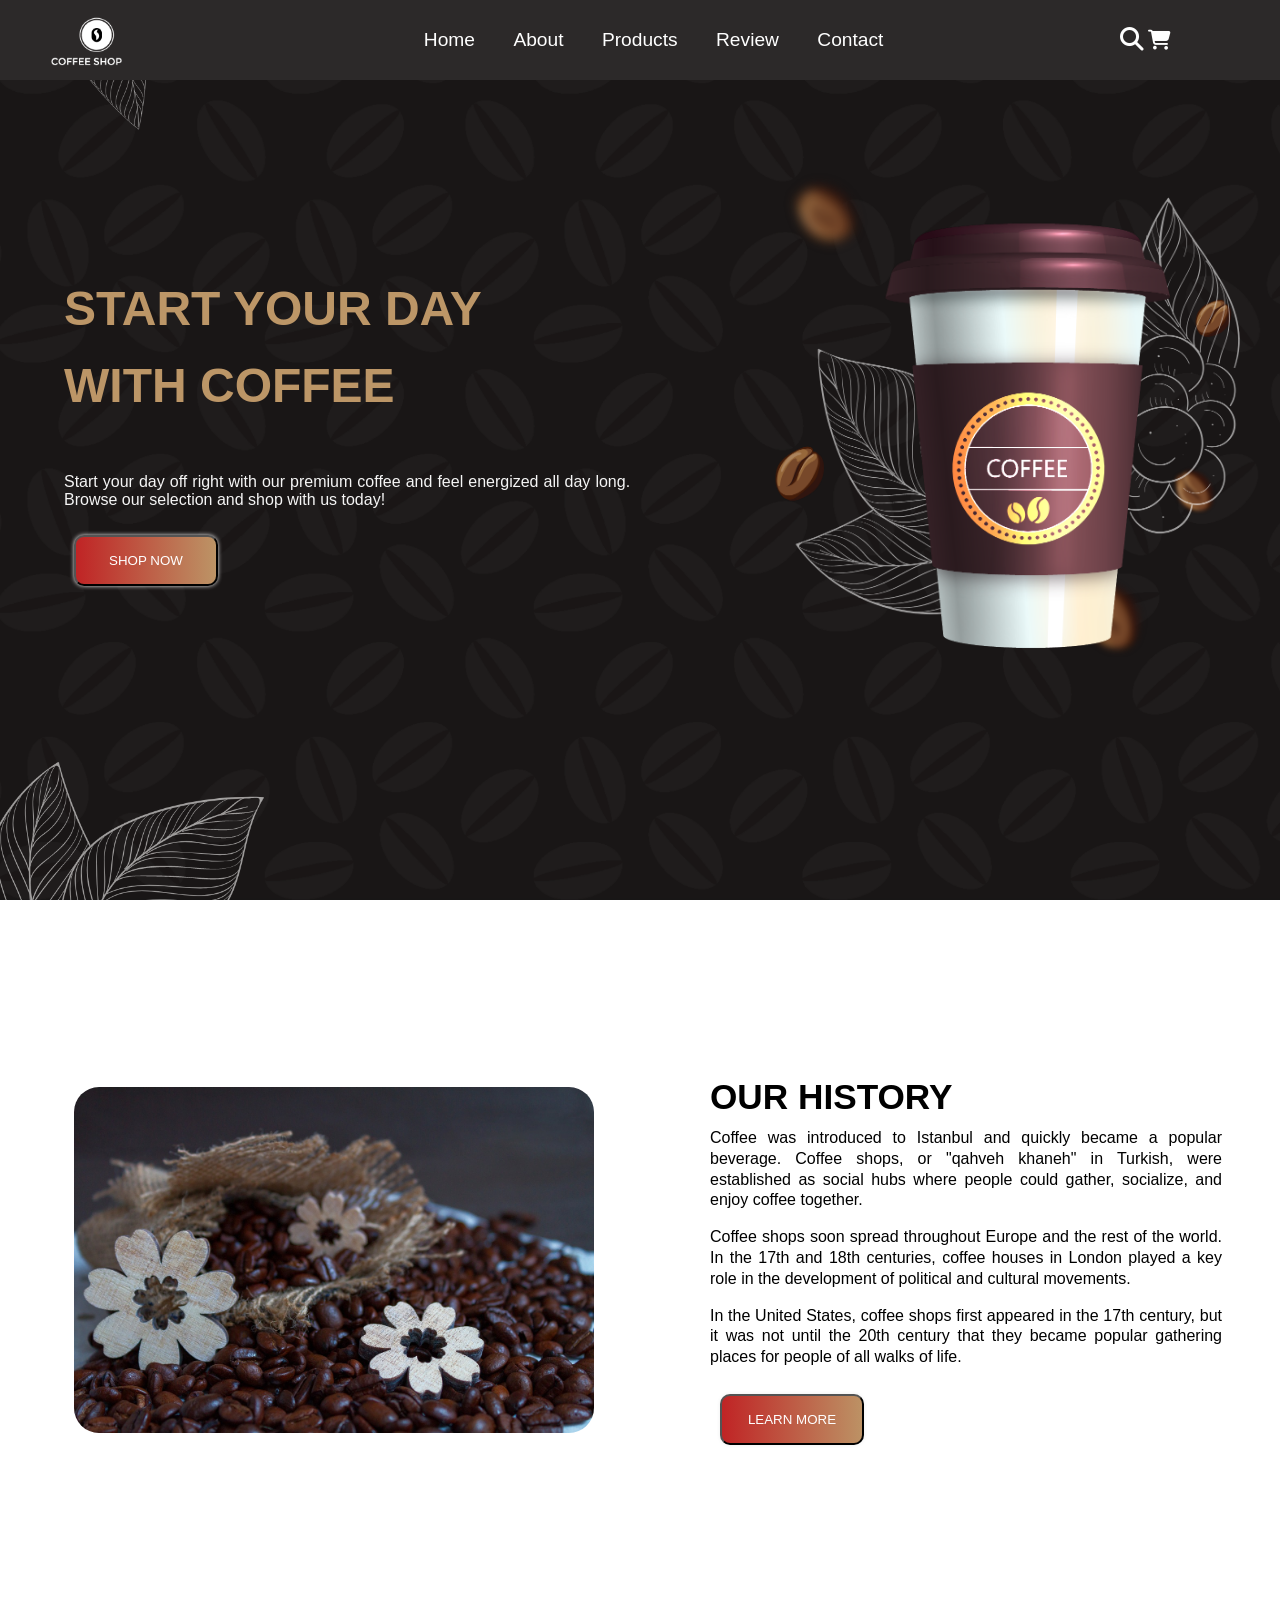
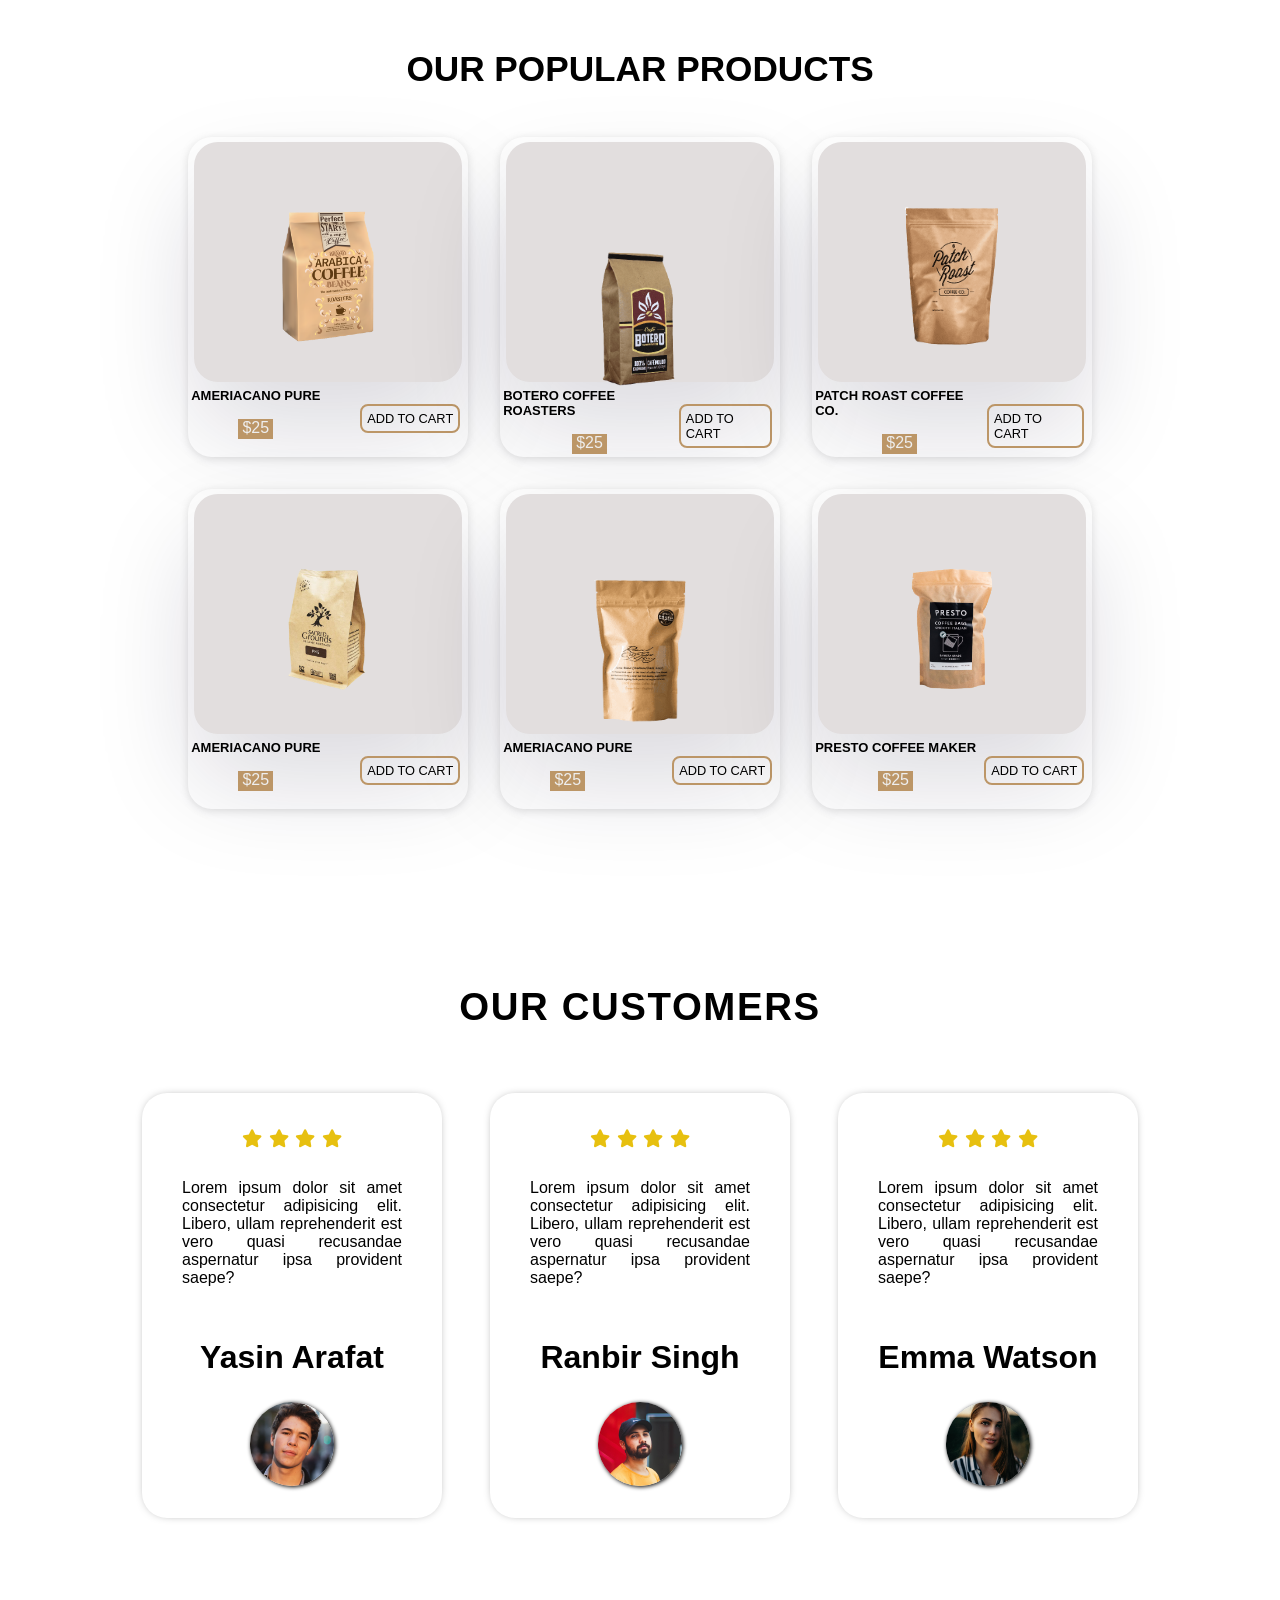
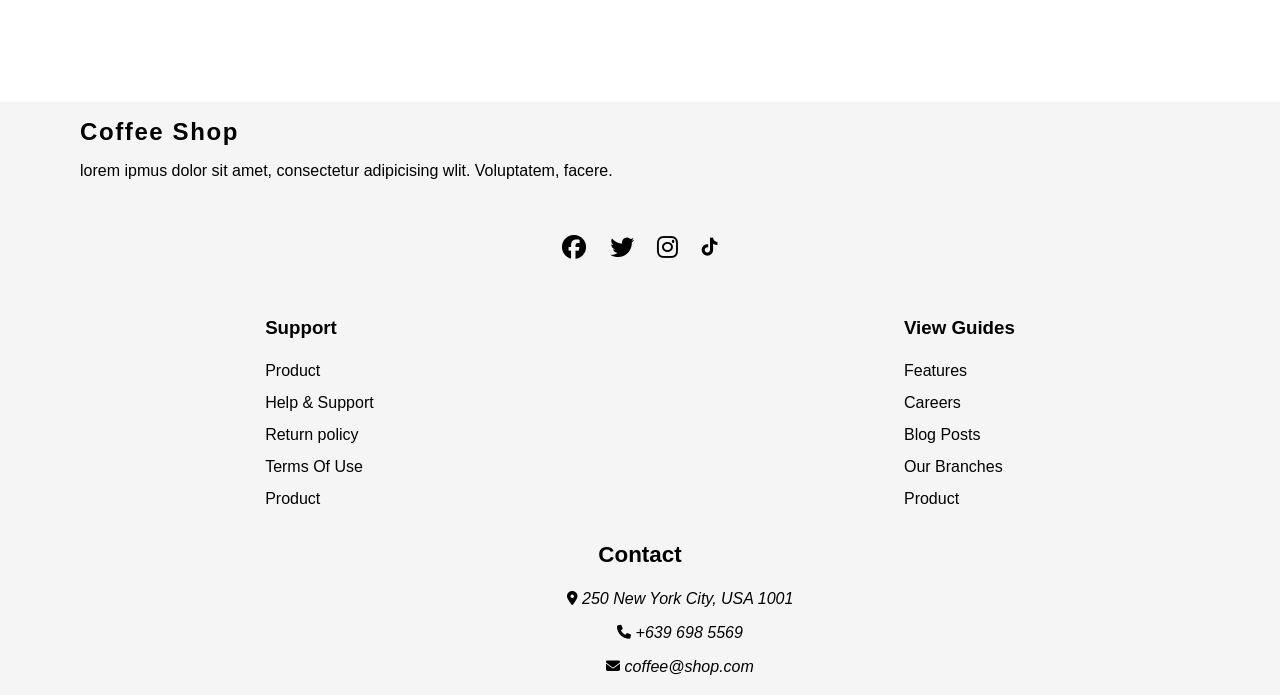
<file: index.html>
<html lang="en">

<head>
    <meta charset="UTF-8">
    <meta http-equiv="X-UA-Compatible" content="IE=edge">
    <meta name="viewport" content="width=device-width, initial-scale=1.0">
    <title>Document</title>
</head>
<link rel="stylesheet" href="/styles.css">
<link rel="stylesheet" href="https://cdnjs.cloudflare.com/ajax/libs/font-awesome/6.3.0/css/all.min.css"
    integrity="sha512-SzlrxWUlpfuzQ+pcUCosxcglQRNAq/DZjVsC0lE40xsADsfeQoEypE+enwcOiGjk/bSuGGKHEyjSoQ1zVisanQ=="
    crossorigin="anonymous" referrerpolicy="no-referrer" />

<body>
    <div class="homepage">
        <header>
            <div class="logo">
                <img src="/img/logo.png" alt="">
            </div>
            <div class="reverse">
                <div class="nav">
                    <input type="checkbox" id="cheak">
                    <label for="cheak"><i class="fa-solid fa-bars fa-xl"></i></label>
                    <ul>
                        <li><a href="#Home">Home</a> </li>
                        <li><a href="#About">About</a></li>
                        <li><a href="#Products">Products</a></li>
                        <li><a href="#Review">Review</a></li>
                        <li><a href="#Contact">Contact</a></li>
                   
                    </ul>
                </div>
                <div class="cart">
                    <input type="checkbox" name="" id="search">
                    <label for="search"><i class="fa-solid fa-magnifying-glass fa-xl"></i> </label>

                    <i class="fa-solid fa-cart-shopping fa-lg"></i>
                </div>
            </div>
        </header>
        <!-- .................home.................... -->
        <div class="introduction"  id="Home">
            <div class="intro">
                <h1>START YOUR DAY <br> WITH COFFEE</h1>
                <p>Start your day off right with our premium coffee and feel energized all day long. Browse our selection and shop with us today!</p>

                <button>Shop now</button>
            </div>
            <div class="mainimg">
                <img src="/img/main.png" width="550px" alt="">
            </div>
        </div>
    </div>


    <!-- ............................About us............................. -->
    <div class="about-us">



        <div class="about-img">
            <img src="/img/about.jpg" width="520px" alt="">
        </div>

        <div class="history" id="About">
            <h1>
                OUR HISTORY
            </h1>
            <p> Coffee was introduced to Istanbul and quickly became a popular beverage. Coffee shops, or "qahveh khaneh" in Turkish, were established as social hubs where people could gather, socialize, and enjoy coffee together.</p>

            <p> Coffee shops soon spread throughout Europe and the rest of the world. In the 17th and 18th centuries, coffee houses in London played a key role in the development of political and cultural movements.</p>

            <p> In the United States, coffee shops first appeared in the 17th century, but it was not until the 20th century that they became popular gathering places for people of all walks of life.</p>

            <button>Learn more</button>
        </div>

    </div>


    <!-- /*...............................products................................. */ -->

    <div class="products">
        <h2>OUR POPULAR PRODUCTS</h2>

        <div class="product-list" id="Products">

            <div class="card">
                <div class="image-section">
                    <img src="/img/p1.png" alt="">
                </div>

                <div class="description-section">
                    <div class="pricing">
                        <span>Ameriacano pure</span>
                        <p> $25 </p>
                    </div>
                    <a href=""> add to cart</a>
                </div>
            </div>




            <!-- ................................2.................................... -->

            <div class="card">
                <div class="image-section">
                    <img src="/img/p2.png" alt="">
                </div>

                <div class="description-section">
                    <div class="pricing">
                        <span>Botero Coffee Roasters </span>
                        <p> $25 </p>
                    </div>
                    <a href=""> add to cart</a>
                </div>
            </div>
              <!-- ................................3.................................... -->
              <div class="card">
                <div class="image-section">
                    <img src="/img/p3.png" alt="">
                </div>

                <div class="description-section">
                    <div class="pricing">
                        <span>Patch Roast Coffee Co.</span>
                        <p> $25 </p>
                    </div>
                    <a href=""> add to cart</a>
                </div>
            </div>
                <!-- ................................4.................................... -->
                <div class="card">
                    <div class="image-section">
                        <img src="/img/p5.png" alt="">
                    </div>
    
                    <div class="description-section">
                        <div class="pricing">
                            <span>Ameriacano pure</span>
                            <p> $25 </p>
                        </div>
                        <a href=""> add to cart</a>
                    </div>
                </div>
                  <!-- ................................5.................................... -->
                  <div class="card">
                    <div class="image-section">
                        <img src="/img/p4.png" alt="">
                    </div>
    
                    <div class="description-section">
                        <div class="pricing">
                            <span>Ameriacano pure</span>
                            <p> $25 </p>
                        </div>
                        <a href=""> add to cart</a>
                    </div>
                </div>
                    <!-- ................................6.................................... -->

                    <div class="card">
                        <div class="image-section">
                            <img src="/img/p6.png" alt="">
                        </div>
        
                        <div class="description-section">
                            <div class="pricing">
                                <span>presto coffee maker</span>
                                <p> $25 </p>
                            </div>
                            <a href=""> add to cart</a>
                        </div>
                    </div>
  <!-- ................................end.................................... -->
        </div>
    </div>





<!-- ...................customer-review.................................... -->

    <div class="customer-section" id="Review">
        <h1>OUR CUSTOMERS</h1>
    
<div class="card-container">



  <div class="customer-card">
    <div class="stars">
        <i class="fa-solid fa-star fa-xs"></i>
        <i class="fa-solid fa-star fa-xs"></i>
        <i class="fa-solid fa-star fa-xs"></i>
        <i class="fa-solid fa-star fa-xs"></i>
    </div>
<p>Lorem ipsum dolor sit amet consectetur adipisicing elit. Libero, ullam reprehenderit est vero quasi recusandae aspernatur ipsa provident saepe?</p>
<h2>yasin arafat</h2>
<div class="circle-image">
<img src="/img/rev1.jpg" alt="">
</div>
  </div>

  <div class="customer-card">
    
    <div class="stars">
        <i class="fa-solid fa-star fa-xs"></i>
        <i class="fa-solid fa-star fa-xs"></i>
        <i class="fa-solid fa-star fa-xs"></i>
        <i class="fa-solid fa-star fa-xs"></i>
    </div>
<p>Lorem ipsum dolor sit amet consectetur adipisicing elit. Libero, ullam reprehenderit est vero quasi recusandae aspernatur ipsa provident saepe?</p>
<h2>ranbir singh</h2>
<div class="circle-image">
<img src="/img/rev2.jpg" alt="">
</div>
  </div>

  <div class="customer-card">
    
    <div class="stars">
        <i class="fa-solid fa-star fa-xs"></i>
        <i class="fa-solid fa-star fa-xs"></i>
        <i class="fa-solid fa-star fa-xs"></i>
        <i class="fa-solid fa-star fa-xs"></i>
    </div>
<p>Lorem ipsum dolor sit amet consectetur adipisicing elit. Libero, ullam reprehenderit est vero quasi recusandae aspernatur ipsa provident saepe?</p>
<h2>emma watson</h2>
<div class="circle-image">
<img src="/img/rev3.jpg" alt="">
</div>
  </div>
</div>
</div>

<footer>
    <h2>
        Coffee Shop
    </h2>
    <p>lorem ipmus dolor sit amet,
        consectetur adipicising wlit. Voluptatem, facere.</p>
    <span>
        <i class="fa-brands fa-facebook fa-xl"></i>
        <i class="fa-brands fa-twitter fa-xl"></i>
        <i class="fa-brands fa-instagram fa-xl"></i>
        <i class="fa-brands fa-tiktok"></i>
    </span>

    <div class="supportandguided">
<div class="keyword">
    <h3>Support</h3>
<li>Product</li>
<li>Help & Support</li>
<li>Return policy</li>
<li>Terms Of Use</li>
<li>Product</li>
</div>

<div class="keyword">
    <h3>View Guides</h3>
<li>Features</li>
<li>Careers</li>
<li>Blog Posts</li>
<li>Our Branches</li>
<li>Product</li>
</div>
</div>

<div class="contact" id="Contact">
    <h3>Contact</h3>
    <address>
       <p><i class="fa-solid fa-location-dot fa-sm"> </i> <span> 250 New York City, USA 1001</span> </p>
       <p> <i class="fa-solid fa-phone fa-sm"></i> <span>+639 698 5569</span> </p> 
         <p> <i class="fa-solid fa-envelope fa-sm"></i> <span>coffee@shop.com </span> </p> 
    </address>
</div>


</footer>
</body>

</html>
</file>
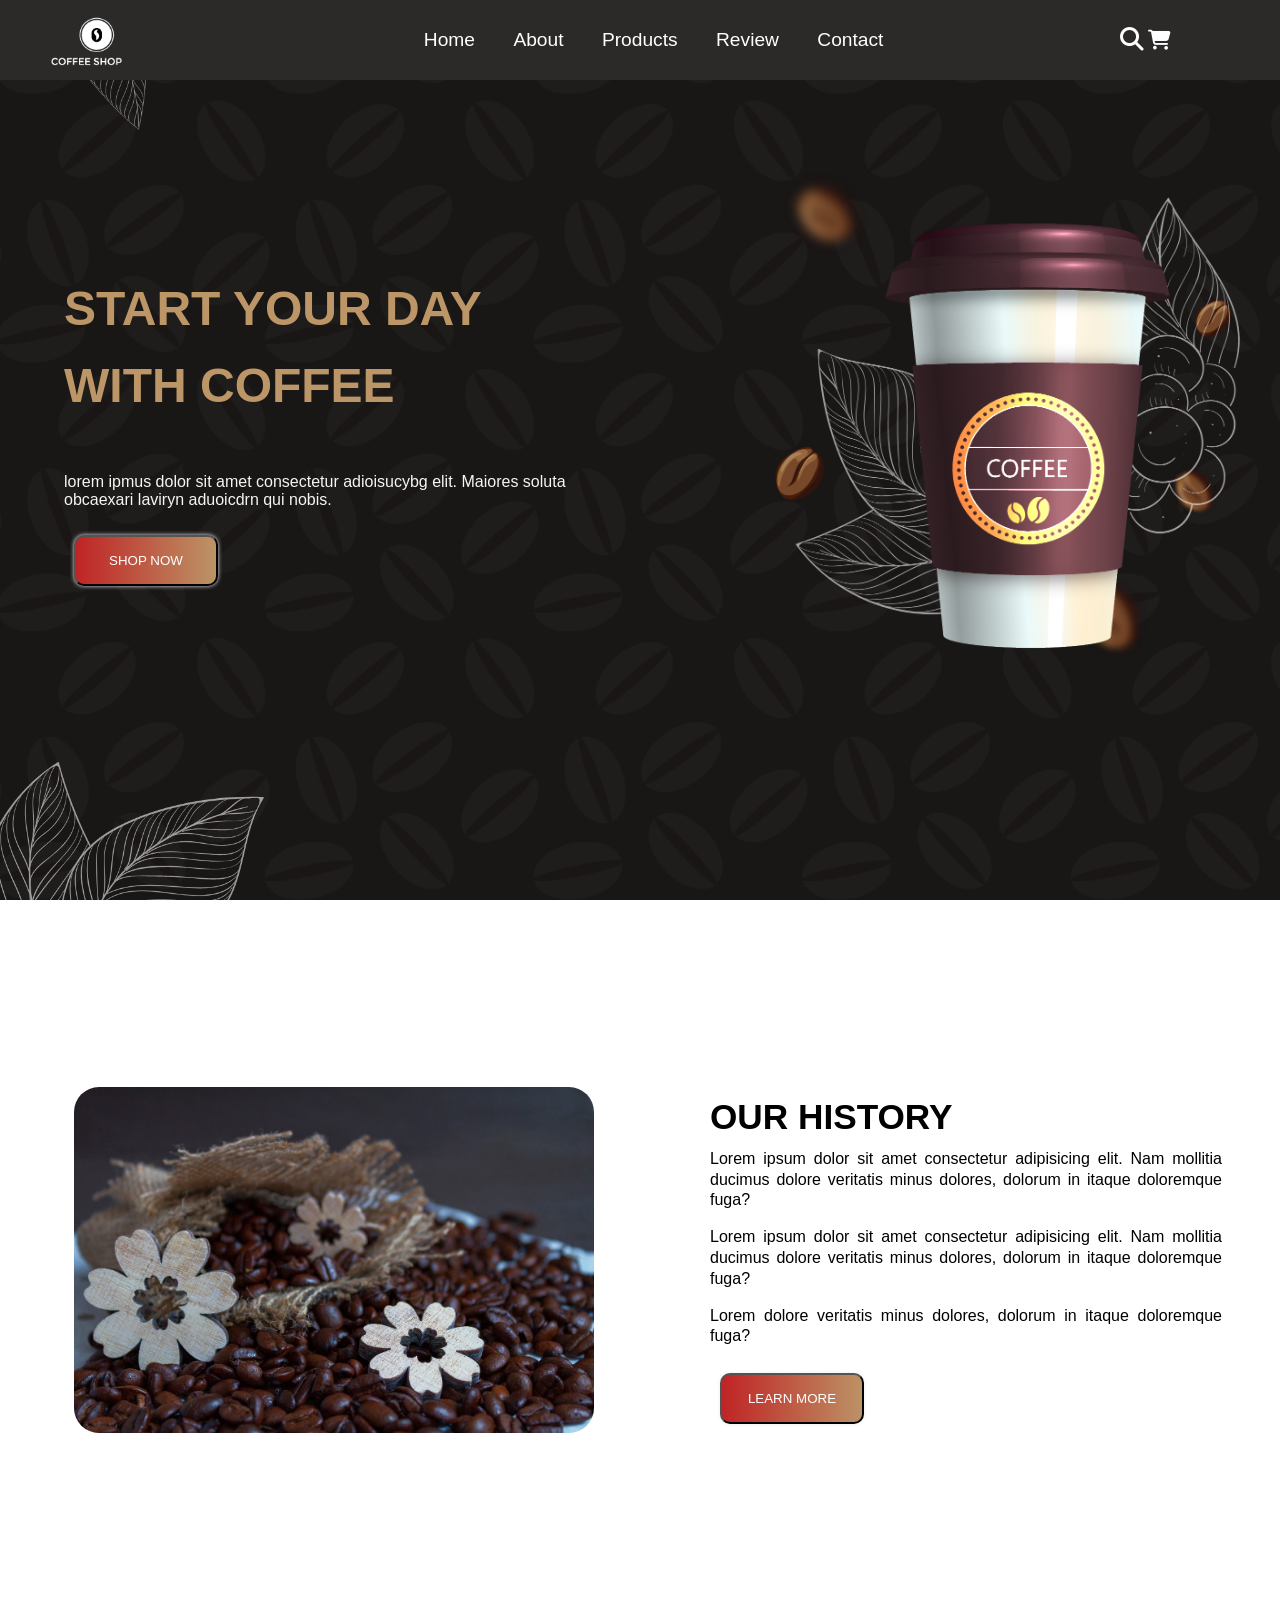
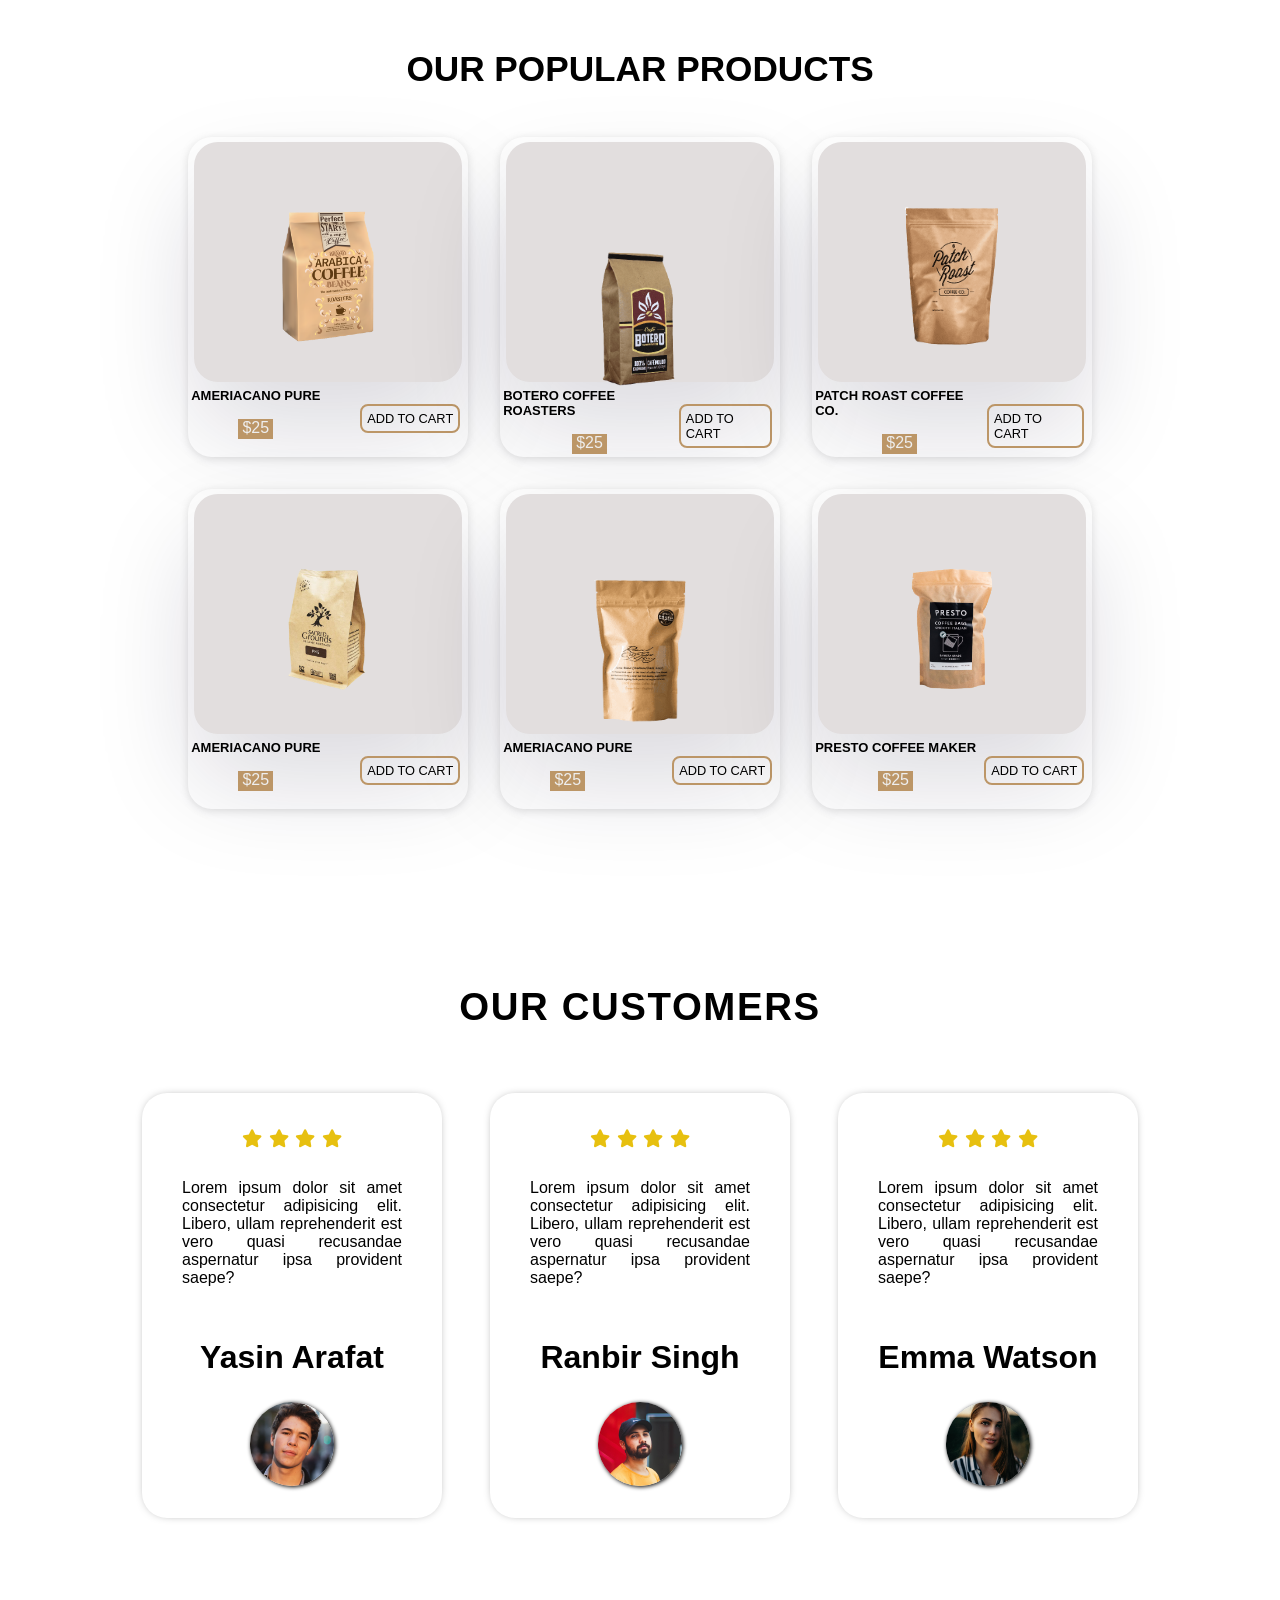
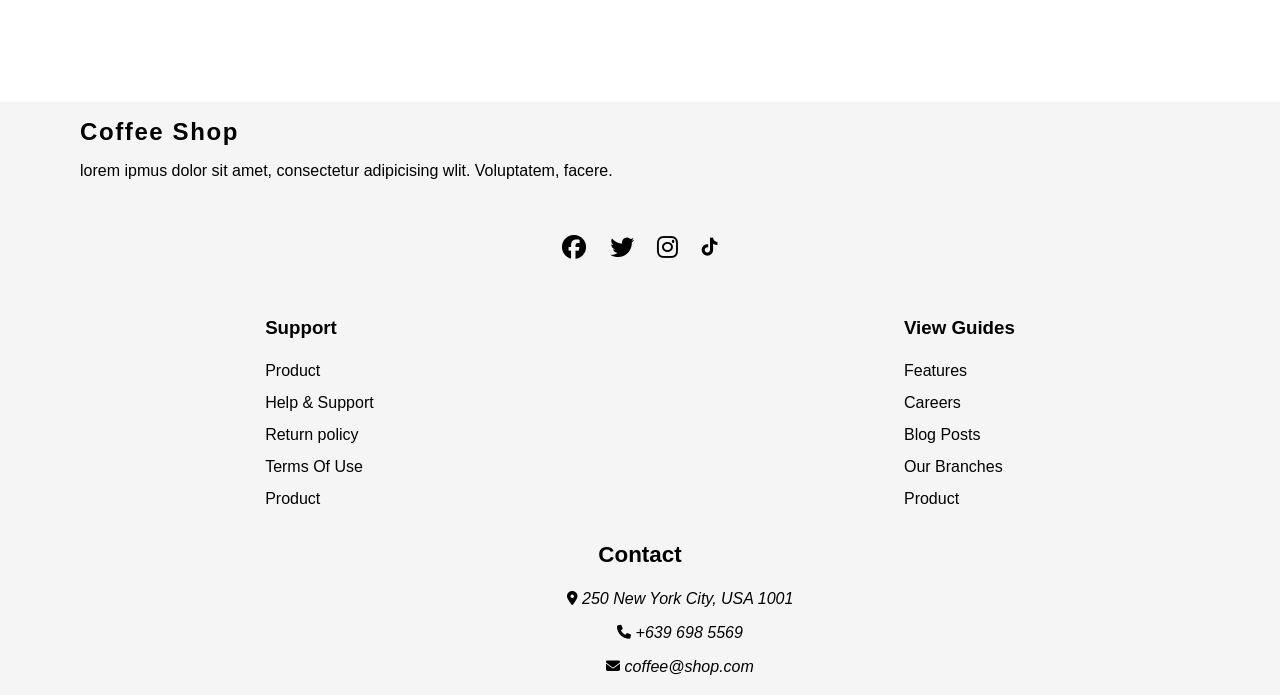
<file: coffee.html>
<html lang="en">

<head>
    <meta charset="UTF-8">
    <meta http-equiv="X-UA-Compatible" content="IE=edge">
    <meta name="viewport" content="width=device-width, initial-scale=1.0">
    <title>Document</title>
</head>
<link rel="stylesheet" href="/coffee.css">
<link rel="stylesheet" href="https://cdnjs.cloudflare.com/ajax/libs/font-awesome/6.3.0/css/all.min.css"
    integrity="sha512-SzlrxWUlpfuzQ+pcUCosxcglQRNAq/DZjVsC0lE40xsADsfeQoEypE+enwcOiGjk/bSuGGKHEyjSoQ1zVisanQ=="
    crossorigin="anonymous" referrerpolicy="no-referrer" />

<body>
    <div class="homepage">
        <header>
            <div class="logo">
                <img src="/img/logo.png" alt="">
            </div>
            <div class="reverse">
                <div class="nav">
                    <input type="checkbox" id="cheak">
                    <label for="cheak"><i class="fa-solid fa-bars fa-xl"></i></label>
                    <ul>
                        <li><a href="#Home">Home</a> </li>
                        <li><a href="#About">About</a></li>
                        <li><a href="#Products">Products</a></li>
                        <li><a href="#Review">Review</a></li>
                        <li><a href="#Contact">Contact</a></li>
                   
                    </ul>
                </div>
                <div class="cart">
                    <input type="checkbox" name="" id="search">
                    <label for="search"><i class="fa-solid fa-magnifying-glass fa-xl"></i> </label>

                    <i class="fa-solid fa-cart-shopping fa-lg"></i>
                </div>
            </div>
        </header>
        <!-- .................home.................... -->
        <div class="introduction"  id="Home">
            <div class="intro">
                <h1>START YOUR DAY <br> WITH COFFEE</h1>
                <p>lorem ipmus dolor sit amet consectetur adioisucybg elit. Maiores soluta obcaexari laviryn aduoicdrn
                    qui nobis.</p>

                <button>Shop now</button>
            </div>
            <div class="mainimg">
                <img src="/img/main.png" width="550px" alt="">
            </div>
        </div>
    </div>


    <!-- ............................About us............................. -->
    <div class="about-us">



        <div class="about-img">
            <img src="/img/about.jpg" width="520px" alt="">
        </div>

        <div class="history" id="About">
            <h1>
                OUR HISTORY
            </h1>
            <p> Lorem ipsum dolor sit amet consectetur adipisicing elit. Nam mollitia ducimus dolore veritatis minus
                dolores, dolorum in itaque doloremque fuga?</p>

            <p> Lorem ipsum dolor sit amet consectetur adipisicing elit. Nam mollitia ducimus dolore veritatis minus
                dolores, dolorum in itaque doloremque fuga?</p>

            <p> Lorem dolore veritatis minus dolores, dolorum in itaque doloremque fuga?</p>

            <button>Learn more</button>
        </div>

    </div>


    <!-- /*...............................products................................. */ -->

    <div class="products">
        <h2>OUR POPULAR PRODUCTS</h2>

        <div class="product-list" id="Products">

            <div class="card">
                <div class="image-section">
                    <img src="/img/p1.png" alt="">
                </div>

                <div class="description-section">
                    <div class="pricing">
                        <span>Ameriacano pure</span>
                        <p> $25 </p>
                    </div>
                    <a href=""> add to cart</a>
                </div>
            </div>




            <!-- ................................2.................................... -->

            <div class="card">
                <div class="image-section">
                    <img src="/img/p2.png" alt="">
                </div>

                <div class="description-section">
                    <div class="pricing">
                        <span>Botero Coffee Roasters </span>
                        <p> $25 </p>
                    </div>
                    <a href=""> add to cart</a>
                </div>
            </div>
              <!-- ................................3.................................... -->
              <div class="card">
                <div class="image-section">
                    <img src="/img/p3.png" alt="">
                </div>

                <div class="description-section">
                    <div class="pricing">
                        <span>Patch Roast Coffee Co.</span>
                        <p> $25 </p>
                    </div>
                    <a href=""> add to cart</a>
                </div>
            </div>
                <!-- ................................4.................................... -->
                <div class="card">
                    <div class="image-section">
                        <img src="/img/p5.png" alt="">
                    </div>
    
                    <div class="description-section">
                        <div class="pricing">
                            <span>Ameriacano pure</span>
                            <p> $25 </p>
                        </div>
                        <a href=""> add to cart</a>
                    </div>
                </div>
                  <!-- ................................5.................................... -->
                  <div class="card">
                    <div class="image-section">
                        <img src="/img/p4.png" alt="">
                    </div>
    
                    <div class="description-section">
                        <div class="pricing">
                            <span>Ameriacano pure</span>
                            <p> $25 </p>
                        </div>
                        <a href=""> add to cart</a>
                    </div>
                </div>
                    <!-- ................................6.................................... -->

                    <div class="card">
                        <div class="image-section">
                            <img src="/img/p6.png" alt="">
                        </div>
        
                        <div class="description-section">
                            <div class="pricing">
                                <span>presto coffee maker</span>
                                <p> $25 </p>
                            </div>
                            <a href=""> add to cart</a>
                        </div>
                    </div>
  <!-- ................................end.................................... -->
        </div>
    </div>





<!-- ...................customer-review.................................... -->

    <div class="customer-section" id="Review">
        <h1>OUR CUSTOMERS</h1>
    
<div class="card-container">



  <div class="customer-card">
    <div class="stars">
        <i class="fa-solid fa-star fa-xs"></i>
        <i class="fa-solid fa-star fa-xs"></i>
        <i class="fa-solid fa-star fa-xs"></i>
        <i class="fa-solid fa-star fa-xs"></i>
    </div>
<p>Lorem ipsum dolor sit amet consectetur adipisicing elit. Libero, ullam reprehenderit est vero quasi recusandae aspernatur ipsa provident saepe?</p>
<h2>yasin arafat</h2>
<div class="circle-image">
<img src="/img/rev1.jpg" alt="">
</div>
  </div>

  <div class="customer-card">
    
    <div class="stars">
        <i class="fa-solid fa-star fa-xs"></i>
        <i class="fa-solid fa-star fa-xs"></i>
        <i class="fa-solid fa-star fa-xs"></i>
        <i class="fa-solid fa-star fa-xs"></i>
    </div>
<p>Lorem ipsum dolor sit amet consectetur adipisicing elit. Libero, ullam reprehenderit est vero quasi recusandae aspernatur ipsa provident saepe?</p>
<h2>ranbir singh</h2>
<div class="circle-image">
<img src="/img/rev2.jpg" alt="">
</div>
  </div>

  <div class="customer-card">
    
    <div class="stars">
        <i class="fa-solid fa-star fa-xs"></i>
        <i class="fa-solid fa-star fa-xs"></i>
        <i class="fa-solid fa-star fa-xs"></i>
        <i class="fa-solid fa-star fa-xs"></i>
    </div>
<p>Lorem ipsum dolor sit amet consectetur adipisicing elit. Libero, ullam reprehenderit est vero quasi recusandae aspernatur ipsa provident saepe?</p>
<h2>emma watson</h2>
<div class="circle-image">
<img src="/img/rev3.jpg" alt="">
</div>
  </div>
</div>
</div>

<footer>
    <h2>
        Coffee Shop
    </h2>
    <p>lorem ipmus dolor sit amet,
        consectetur adipicising wlit. Voluptatem, facere.</p>
    <span>
        <i class="fa-brands fa-facebook fa-xl"></i>
        <i class="fa-brands fa-twitter fa-xl"></i>
        <i class="fa-brands fa-instagram fa-xl"></i>
        <i class="fa-brands fa-tiktok"></i>
    </span>

    <div class="supportandguided">
<div class="keyword">
    <h3>Support</h3>
<li>Product</li>
<li>Help & Support</li>
<li>Return policy</li>
<li>Terms Of Use</li>
<li>Product</li>
</div>

<div class="keyword">
    <h3>View Guides</h3>
<li>Features</li>
<li>Careers</li>
<li>Blog Posts</li>
<li>Our Branches</li>
<li>Product</li>
</div>
</div>

<div class="contact" id="Contact">
    <h3>Contact</h3>
    <address>
       <p><i class="fa-solid fa-location-dot fa-sm"> </i> <span> 250 New York City, USA 1001</span> </p>
       <p> <i class="fa-solid fa-phone fa-sm"></i> <span>+639 698 5569</span> </p> 
         <p> <i class="fa-solid fa-envelope fa-sm"></i> <span>coffee@shop.com </span> </p> 
    </address>
</div>


</footer>
</body>

</html>
</file>
<file: styles.css>
@import url("https://fonts.googleapis.com/css2?family=Raleway:ital,wght@1,200&family=Roboto:ital,wght@0,300;0,400;0,500;1,100;1,300&display=swap");

:root {
  --main: #bc9667;
}

body {
  padding: 0;
  margin: 0;
  box-sizing: border-box;
  font-family: "poppins", sans-serif;
}
header {
  display: flex;
  flex: row;
  justify-content: space-between;
  height: 5rem;
  background-color: rgb(44, 41, 41);
  color: white;
  align-items: center;
}
.logo img {
  width: 4.4rem;
  margin-left: 3.2rem;

  cursor: pointer;
}
.reverse {
  display: flex;
  justify-content: space-around;
  align-items: center;
  width: 80%;
}

.cart i {
  cursor: pointer;
  position: relative;
}

.nav ul {
  display: flex;

}
.nav ul li {
  list-style: none;
  padding: 1.2rem;
  transition: 1s;
}
.nav ul li a {
  font-size: 1.2rem;
  color: white;
  text-decoration: none;
  cursor: pointer;
}

.nav ul li a:hover {
  color: rgb(85, 56, 23);
  transition: 0.5s;
}
.cart i:hover {
  color: rgb(199, 190, 173);
}
.cart #search {
  display: none;
}
.nav input {
  display: none;
}
.nav label {
  font-size: large;
  margin: 1rem;
  cursor: pointer;
  float: inline-end;
}
@media only screen and (max-width: 1200px) {
  .nav ul li {
    font-size: 0.9rem;
    padding: 0.8rem;
  }
}

@media only screen and (max-width: 900px) {
    header {
        position: fixed;
        width: 100%;
    }
  .logo {
    margin-left: 0.2rem;
  }
  .reverse {
    justify-content: space-between;
    flex-direction: row-reverse;
    width: 50%;
  }
  .nav ul {
    margin-top: 2rem;
    display: block;
    height: 80vh;
    width: 100%;
    position: fixed;
    background-color: rgb(44, 41, 41);
    left: 100%;
    transition: 0.4s;
  }
  .nav ul li {
    margin-top: 0.5rem;
    padding: 2.3rem;
    text-align: center;
    font-size: 1.6rem;
  }
  .nav ul li:hover {
    font-size: 1.9rem;
  }

  .nav label i {
    width: 3rem;
    font-size: 2.5rem;
  }
  #cheak:checked ~ ul {
    left: 0;
    transition: 0.4s;
  }

  #cheak:checked ~ label i:before {
    content: "\f00d";
  }

  .cart {
    margin-right: 1.5rem;
  }
}
@media only screen and (min-width: 900px) {
  .nav label {
    display: none;
  }
}

/* .....................home...................... */

.homepage {
  background-image: url(/img/bg.png);
  background-repeat: no-repeat;
  background-size: cover;
  object-fit: contain;
  width: 100%;
  height: 100vh;
}
@media only screen and (max-width: 750px) {
    .homepage {
        height: 94vh;
    }
}
.introduction {
  display: flex;
  justify-content: space-evenly;
  width: 100%;
  height: 75vh;
align-items: center;
}
.intro {
  display: flex;
  flex-direction: column;
  justify-content: center;
  margin-left: 4rem;

}
.intro h1 {
  color: #bc9667;
  font-size: 3rem;
  line-height: 4.8rem;
}
@media  only screen and (max-width: 1026px) and (min-width: 945px) {

  .intro h1 {
    text-align: center;
    line-height: 4.2rem;
    font-size: 2.7rem;


  }
}
.intro p {
  color: whitesmoke;
  width: 85%;
  text-align: justify;
}
.intro button {
  background-image: linear-gradient(
    to right,
    #c02425 0%,
    #bc9667 51%,
    #c02425 100%
  );
  width: 9rem;
  margin: 10px;
  padding: 16px 2px;
  text-align: center;
  text-transform: uppercase;
  transition: 0.5s;
  background-size: 200%  auto;
  color: white;
  box-shadow: 0 0 4px #eee;
  border-radius: 10px;
  cursor: pointer;
}

.intro button:hover {
  background-position: right center; 
  color: #fff;
  text-decoration: none;
}

.mainimg img{
object-fit: contain;
    justify-content: center;
}

@media only screen and (max-width: 900px) {


.introduction{

height: 98vh;

} 

    .intro h1 {
        font-size: 2.5rem;
        line-height: 3.2rem;
    }
    .mainimg img{
        width: 450px;
        }
    
}
@media only screen and (max-width: 750px) {

    .introduction {
        display: flex;
        flex-direction: column-reverse;
        width: 100%;
        height: 88vh;
        align-items: center;
      }
      .intro {
        align-items: center;
      }
      .mainimg img{
        width: 400px;
        margin-top: 2rem;
        }
}

/* ...........................about,,,,,,,,,,,,,,,,,,,,,,,,,,, */

.about-us {
    display: flex;
    align-items: center;
    width: 100%;
    height: 80vh;
    gap: 1rem;
    justify-content: space-around;
}
.about-img {
   margin: 0 3rem;
}
.about-img img{
border-radius: 25px;
object-fit: contain;
}

.history {
    line-height: 1rem;
    flex-basis: 40%;
    margin-right: 2rem;

}
.history h1 {
 font-weight: bold;
 font-size: 2.2rem;
 flex-wrap: wrap;
}
.history p {
    line-height: 1.3rem;
    text-align: justify;
}
.history button {
    background-image: linear-gradient(
        to right,
        #c02425 0%,
        var(--main) 52%,
        #c02425 100%
      );
      width: 9rem;
      margin: 10px;
      padding: 16px 2px;
      text-align: center;
      text-transform: uppercase;
      transition: 0.5s;
      background-size: 200%  auto;
      color: white;
      box-shadow: 0 0 4px #eee;
      border-radius: 10px;
}

.history button:hover {
    background-position: right center; 
    color: #fff;
    text-decoration: none;
}
@media only screen and (max-width: 900px) {
    .about-us{
        flex-direction: column;
        justify-content: space-evenly;
        height: fit-content;
    }
.about-img {
  margin-top: 4.2rem;
}
    .history {
        margin: 0 5rem;
        margin-bottom: 8rem;
    }
}
@media only screen and (max-width: 600px) {
.history {
    margin-top: 4.5rem;
    padding: 1rem;
}
.about-img {
    margin-top: 8rem;
}
.about-img img {
    width: 410px;
}
}
@media only screen and (max-width: 500px) {
  .about-img img {
    width: 350px;
}
}

/* ...............................products................................. */
.products {
  width: 100%;
  display: flex;
  flex-direction: column;
  margin-bottom: 5rem;
}
.products h2 {
    text-align: center;
    margin-bottom: 2rem;
    font-weight: 700;
    font-size: 2.2rem;
}

.product-list {
  display: flex;
  flex-wrap: wrap;
  width: 82%;
  align-self: center;
  justify-content: center;
}



@media only screen and (min-width: 1650px) {
  .product-list {
    width: 78%;
    gap: 5rem;
  }
  .card {
    margin: 3rem;
  }
}

.card {
  display: flex;
  flex-direction: column;
  box-sizing: border-box;
  width: 280px;
  height: 320px;
  box-shadow: rgba(99, 99, 99, 0.2) 0px 2px 8px 0px;
  margin: 1rem;
  border-radius: 1.5rem;
}

.card:hover {
  box-shadow: rgba(50, 50, 93, 0.25) 0px 50px 100px -20px, rgba(0, 0, 0, 0.3) 0px 30px 60px -30px;
  transition: all 0.7s;
}

.image-section {
  align-self: center;
  height: 240px;
  width: 96%;
  margin-top: 0.3rem;
  border-radius: 1.5rem;
  box-shadow: rgba(17, 12, 46, 0.15) 0px 48px 100px 0px;
background-color: #e2dede;
}
.image-section img {
  width: 100%;
  box-sizing: border-box;
  padding: 4rem;
}

.description-section {
  text-transform: uppercase;
  display: flex;
  width: 100%;
  justify-content: space-between;
}

.pricing {
  display: flex;
  flex-direction: column;
  height: 100%;
  align-items: center;
}

.pricing span {
  font-size: small;
  font-weight: 600;
  margin: 0.4rem 0.2rem 0 0.2rem;
  cursor: pointer;
}
.pricing p {
width: 2.2rem;
height: 1.2rem;
background-color: var(--main
);
text-align: center;
color: #eee;
}

.products a {
  box-sizing: border-box;
  padding: 0.3rem;
font-size: 0.8rem;
text-decoration: none;
align-self: center;
margin-right: 0.5rem;

border: 2px solid var(--main
);
color: black;
border-radius: 0.5rem;
}

.products a:hover {
  color: #eee;
  background-color: var(--main
);
transition: 0.2s;
}

/* .........................CUSTOMER-SECTION............................ */

.customer-section {
  margin: 10rem 0;
}
.customer-section h1 {
text-align: center;
margin: 4rem 0;
font-weight: 700;
font-size: 2.4rem;
letter-spacing: 0.1rem;
}

.card-container {
  margin-left: 10px;
  margin-right: 10px;
  display: flex;
  gap: 3rem;
  justify-content: center;
  flex-wrap: wrap;
}

.customer-card {
  display: flex;
  flex-direction: column;
  align-items: center;
  box-sizing: border-box;
  padding: 2rem;
  width: 300px;
  height: fit-content;
  box-shadow: 0px 0px 12px -7px;
margin-bottom: 1.5rem;
border-radius: 25px;
}

.customer-card:hover {
  box-shadow: 0px 0px 28px -9px;
  transition: 0.5s;
  padding: 2.5rem;
  margin-bottom: 1.1rem;
}
.stars {
  font-size: 1.5rem;
  color: #e7c00f;
}
.customer-card p {
  text-align: justify;
  margin: 1.1rem 0;
  padding: 0.5rem;
}
.customer-card h2 {
  text-transform: capitalize;
  font-size: 2rem;
}
.circle-image img{
  object-fit: cover;
height: 84px;
width: 84px;
box-shadow: 1px 1px 4px 0px;
border-radius: 50%;
}


/* ..........................footer.......................... */


footer {
  display: flex;
  flex-direction: column;
  margin:  5rem 0 0 0;
  background: whitesmoke;
}
footer p {
  margin-left: 2rem;
}
footer span {
  margin: 2rem auto;
}
footer h2 {
  font-weight: 700;
  letter-spacing: 0.1rem;
  margin: 1rem 0 0 0;
  margin-left: 2rem;
}
footer span i {
  margin: 0.6rem;
  font-size: large;
  cursor: pointer;
}
.supportandguided {
display: flex;
justify-content: space-around;
flex-wrap: wrap-reverse;
}
.keyword {
  line-height: 1.5rem;
}
.keyword li {
  list-style: none;
  margin: 0.5rem 0;
  cursor: pointer;
}
.contact {
  margin: 0 auto;
}
.contact h3 {
  text-align: center;
  font-size: 1.4rem;
}
.contact address {
margin-bottom: 1.2rem;
}
.contact address p {
 text-align: center;
}

@media only screen and (min-width: 1200px) {
  footer h2{
margin-left: 5rem;
margin-top: 1rem;
  }
  footer p {
    margin-left: 5rem;
  }
}

@media only screen and (max-width: 505px) {

footer {  
  margin: 0 1rem;
}
.supportandguided  {
  flex-direction: column;
  margin: 0 3rem;
}
}
/* ..........................footer-ended.......................... */
</file>
<file: coffee.css>
@import url("https://fonts.googleapis.com/css2?family=Raleway:ital,wght@1,200&family=Roboto:ital,wght@0,300;0,400;0,500;1,100;1,300&display=swap");

:root {
  --main: #bc9667;
}

body {
  padding: 0;
  margin: 0;
  box-sizing: border-box;
  font-family: "poppins", sans-serif;
}
header {
  display: flex;
  flex: row;
  justify-content: space-between;
  height: 5rem;
  background-color: rgb(44, 41, 41);
  color: white;
  align-items: center;
}
.logo img {
  width: 4.4rem;
  margin-left: 3.2rem;

  cursor: pointer;
}
.reverse {
  display: flex;
  justify-content: space-around;
  align-items: center;
  width: 80%;
}

.cart i {
  cursor: pointer;
  position: relative;
}

.nav ul {
  display: flex;

}
.nav ul li {
  list-style: none;
  padding: 1.2rem;
  transition: 1s;
}
.nav ul li a {
  font-size: 1.2rem;
  color: white;
  text-decoration: none;
  cursor: pointer;
}

.nav ul li a:hover {
  color: rgb(85, 56, 23);
  transition: 0.5s;
}
.cart i:hover {
  color: rgb(199, 190, 173);
}
.cart #search {
  display: none;
}
.nav input {
  display: none;
}
.nav label {
  font-size: large;
  margin: 1rem;
  cursor: pointer;
  float: inline-end;
}
@media only screen and (max-width: 1200px) {
  .nav ul li {
    font-size: 0.9rem;
    padding: 0.8rem;
  }
}

@media only screen and (max-width: 900px) {
    header {
        position: fixed;
        width: 100%;
    }
  .logo {
    margin-left: 0.2rem;
  }
  .reverse {
    justify-content: space-between;
    flex-direction: row-reverse;
    width: 50%;
  }
  .nav ul {
    margin-top: 2rem;
    display: block;
    height: 80vh;
    width: 100%;
    position: fixed;
    background-color: rgb(44, 41, 41);
    left: 100%;
    transition: 0.4s;
  }
  .nav ul li {
    margin-top: 0.5rem;
    padding: 2.3rem;
    text-align: center;
    font-size: 1.6rem;
  }
  .nav ul li:hover {
    font-size: 1.9rem;
  }

  .nav label i {
    width: 3rem;
    font-size: 2.5rem;
  }
  #cheak:checked ~ ul {
    left: 0;
    transition: 0.4s;
  }

  #cheak:checked ~ label i:before {
    content: "\f00d";
  }

  .cart {
    margin-right: 1.5rem;
  }
}
@media only screen and (min-width: 900px) {
  .nav label {
    display: none;
  }
}

/* .....................home...................... */

.homepage {
  background-image: url(/img/bg.png);
  background-repeat: no-repeat;
  background-size: cover;
  object-fit: contain;
  width: 100%;
  height: 100vh;
}
@media only screen and (max-width: 750px) {
    .homepage {
        height: 94vh;
    }
}
.introduction {
  display: flex;
  justify-content: space-evenly;
  width: 100%;
  height: 75vh;
align-items: center;
}
.intro {
  display: flex;
  flex-direction: column;
  justify-content: center;
  margin-left: 4rem;

}
.intro h1 {
  color: #bc9667;
  font-size: 3rem;
  line-height: 4.8rem;
}
@media  only screen and (max-width: 1026px) and (min-width: 945px) {

  .intro h1 {
    text-align: center;
    line-height: 4.2rem;
    font-size: 2.7rem;


  }
}
.intro p {
  color: whitesmoke;
  width: 85%;
}
.intro button {
  background-image: linear-gradient(
    to right,
    #c02425 0%,
    #bc9667 51%,
    #c02425 100%
  );
  width: 9rem;
  margin: 10px;
  padding: 16px 2px;
  text-align: center;
  text-transform: uppercase;
  transition: 0.5s;
  background-size: 200%  auto;
  color: white;
  box-shadow: 0 0 4px #eee;
  border-radius: 10px;
  cursor: pointer;
}

.intro button:hover {
  background-position: right center; 
  color: #fff;
  text-decoration: none;
}

.mainimg img{
object-fit: contain;
    justify-content: center;
}

@media only screen and (max-width: 900px) {


.introduction{

height: 98vh;

} 

    .intro h1 {
        font-size: 2.5rem;
        line-height: 3.2rem;
    }
    .mainimg img{
        width: 450px;
        }
    
}
@media only screen and (max-width: 750px) {

    .introduction {
        display: flex;
        flex-direction: column-reverse;
        width: 100%;
        height: 88vh;
        align-items: center;
      }
      .intro {
        align-items: center;
      }
      .mainimg img{
        width: 400px;
        margin-top: 2rem;
        }
}

/* ...........................about,,,,,,,,,,,,,,,,,,,,,,,,,,, */

.about-us {
    display: flex;
    align-items: center;
    width: 100%;
    height: 80vh;
    gap: 1rem;
    justify-content: space-around;
}
.about-img {
   margin: 0 3rem;
}
.about-img img{
border-radius: 25px;
object-fit: contain;
}

.history {
    line-height: 1rem;
    flex-basis: 40%;
    margin-right: 2rem;

}
.history h1 {
 font-weight: bold;
 font-size: 2.2rem;
 flex-wrap: wrap;
}
.history p {
    line-height: 1.3rem;
    text-align: justify;
}
.history button {
    background-image: linear-gradient(
        to right,
        #c02425 0%,
        var(--main) 52%,
        #c02425 100%
      );
      width: 9rem;
      margin: 10px;
      padding: 16px 2px;
      text-align: center;
      text-transform: uppercase;
      transition: 0.5s;
      background-size: 200%  auto;
      color: white;
      box-shadow: 0 0 4px #eee;
      border-radius: 10px;
}

.history button:hover {
    background-position: right center; 
    color: #fff;
    text-decoration: none;
}
@media only screen and (max-width: 900px) {
    .about-us{
        flex-direction: column;
        justify-content: space-evenly;
        height: fit-content;
    }
.about-img {
  margin-top: 4.2rem;
}
    .history {
        margin: 0 5rem;
        margin-bottom: 8rem;
    }
}
@media only screen and (max-width: 600px) {
.history {
    margin-top: 4.5rem;
    padding: 1rem;
}
.about-img {
    margin-top: 8rem;
}
.about-img img {
    width: 410px;
}
}
@media only screen and (max-width: 500px) {
  .about-img img {
    width: 350px;
}
}

/* ...............................products................................. */
.products {
  width: 100%;
  display: flex;
  flex-direction: column;
  margin-bottom: 5rem;
}
.products h2 {
    text-align: center;
    margin-bottom: 2rem;
    font-weight: 700;
    font-size: 2.2rem;
}

.product-list {
  display: flex;
  flex-wrap: wrap;
  width: 82%;
  align-self: center;
  justify-content: center;
}



@media only screen and (min-width: 1650px) {
  .product-list {
    width: 78%;
    gap: 5rem;
  }
  .card {
    margin: 3rem;
  }
}

.card {
  display: flex;
  flex-direction: column;
  box-sizing: border-box;
  width: 280px;
  height: 320px;
  box-shadow: rgba(99, 99, 99, 0.2) 0px 2px 8px 0px;
  margin: 1rem;
  border-radius: 1.5rem;
}

.card:hover {
  box-shadow: rgba(50, 50, 93, 0.25) 0px 50px 100px -20px, rgba(0, 0, 0, 0.3) 0px 30px 60px -30px;
  transition: all 0.7s;
}

.image-section {
  align-self: center;
  height: 240px;
  width: 96%;
  margin-top: 0.3rem;
  border-radius: 1.5rem;
  box-shadow: rgba(17, 12, 46, 0.15) 0px 48px 100px 0px;
background-color: #e2dede;
}
.image-section img {
  width: 100%;
  box-sizing: border-box;
  padding: 4rem;
}

.description-section {
  text-transform: uppercase;
  display: flex;
  width: 100%;
  justify-content: space-between;
}

.pricing {
  display: flex;
  flex-direction: column;
  height: 100%;
  align-items: center;
}

.pricing span {
  font-size: small;
  font-weight: 600;
  margin: 0.4rem 0.2rem 0 0.2rem;
  cursor: pointer;
}
.pricing p {
width: 2.2rem;
height: 1.2rem;
background-color: var(--main
);
text-align: center;
color: #eee;
}

.products a {
  box-sizing: border-box;
  padding: 0.3rem;
font-size: 0.8rem;
text-decoration: none;
align-self: center;
margin-right: 0.5rem;

border: 2px solid var(--main
);
color: black;
border-radius: 0.5rem;
}

.products a:hover {
  color: #eee;
  background-color: var(--main
);
transition: 0.2s;
}

/* .........................CUSTOMERS............................ */

.customer-section {
  margin: 10rem 0;
}
.customer-section h1 {
text-align: center;
margin: 4rem 0;
font-weight: 700;
font-size: 2.4rem;
letter-spacing: 0.1rem;
}

.card-container {
  margin-left: 10px;
  margin-right: 10px;
  display: flex;
  gap: 3rem;
  justify-content: center;
  flex-wrap: wrap;
}

.customer-card {
  display: flex;
  flex-direction: column;
  align-items: center;
  box-sizing: border-box;
  padding: 2rem;
  width: 300px;
  height: fit-content;
  box-shadow: 0px 0px 12px -7px;
margin-bottom: 1.5rem;
border-radius: 25px;
}

.customer-card:hover {
  box-shadow: 0px 0px 28px -9px;
  transition: 0.5s;
  padding: 2.5rem;
  margin-bottom: 1.1rem;
}
.stars {
  font-size: 1.5rem;
  color: #e7c00f;
}
.customer-card p {
  text-align: justify;
  margin: 1.1rem 0;
  padding: 0.5rem;
}
.customer-card h2 {
  text-transform: capitalize;
  font-size: 2rem;
}
.circle-image img{
  object-fit: cover;
height: 84px;
width: 84px;
box-shadow: 1px 1px 4px 0px;
border-radius: 50%;
}


/* ..........................footer.......................... */

footer {
  display: flex;
  flex-direction: column;
  margin:  5rem 0 0 0;
  background: whitesmoke;
}
footer p {
  margin-left: 2rem;
}
footer span {
  margin: 2rem auto;
}
footer h2 {
  font-weight: 700;
  letter-spacing: 0.1rem;
  margin: 1rem 0 0 0;
  margin-left: 2rem;
}
footer span i {
  margin: 0.6rem;
  font-size: large;
  cursor: pointer;
}
.supportandguided {
display: flex;
justify-content: space-around;
flex-wrap: wrap-reverse;
}
.keyword {
  line-height: 1.5rem;
}
.keyword li {
  list-style: none;
  margin: 0.5rem 0;
  cursor: pointer;
}
.contact {
  margin: 0 auto;
}
.contact h3 {
  text-align: center;
  font-size: 1.4rem;
}
.contact address {
margin-bottom: 1.2rem;
}
.contact address p {
 text-align: center;
}

@media only screen and (min-width: 1200px) {
  footer h2{
margin-left: 5rem;
margin-top: 1rem;
  }
  footer p {
    margin-left: 5rem;
  }
}

@media only screen and (max-width: 505px) {

footer {  
  margin: 0 1rem;
}
.supportandguided  {
  flex-direction: column;
  margin: 0 3rem;
}
}
</file>
